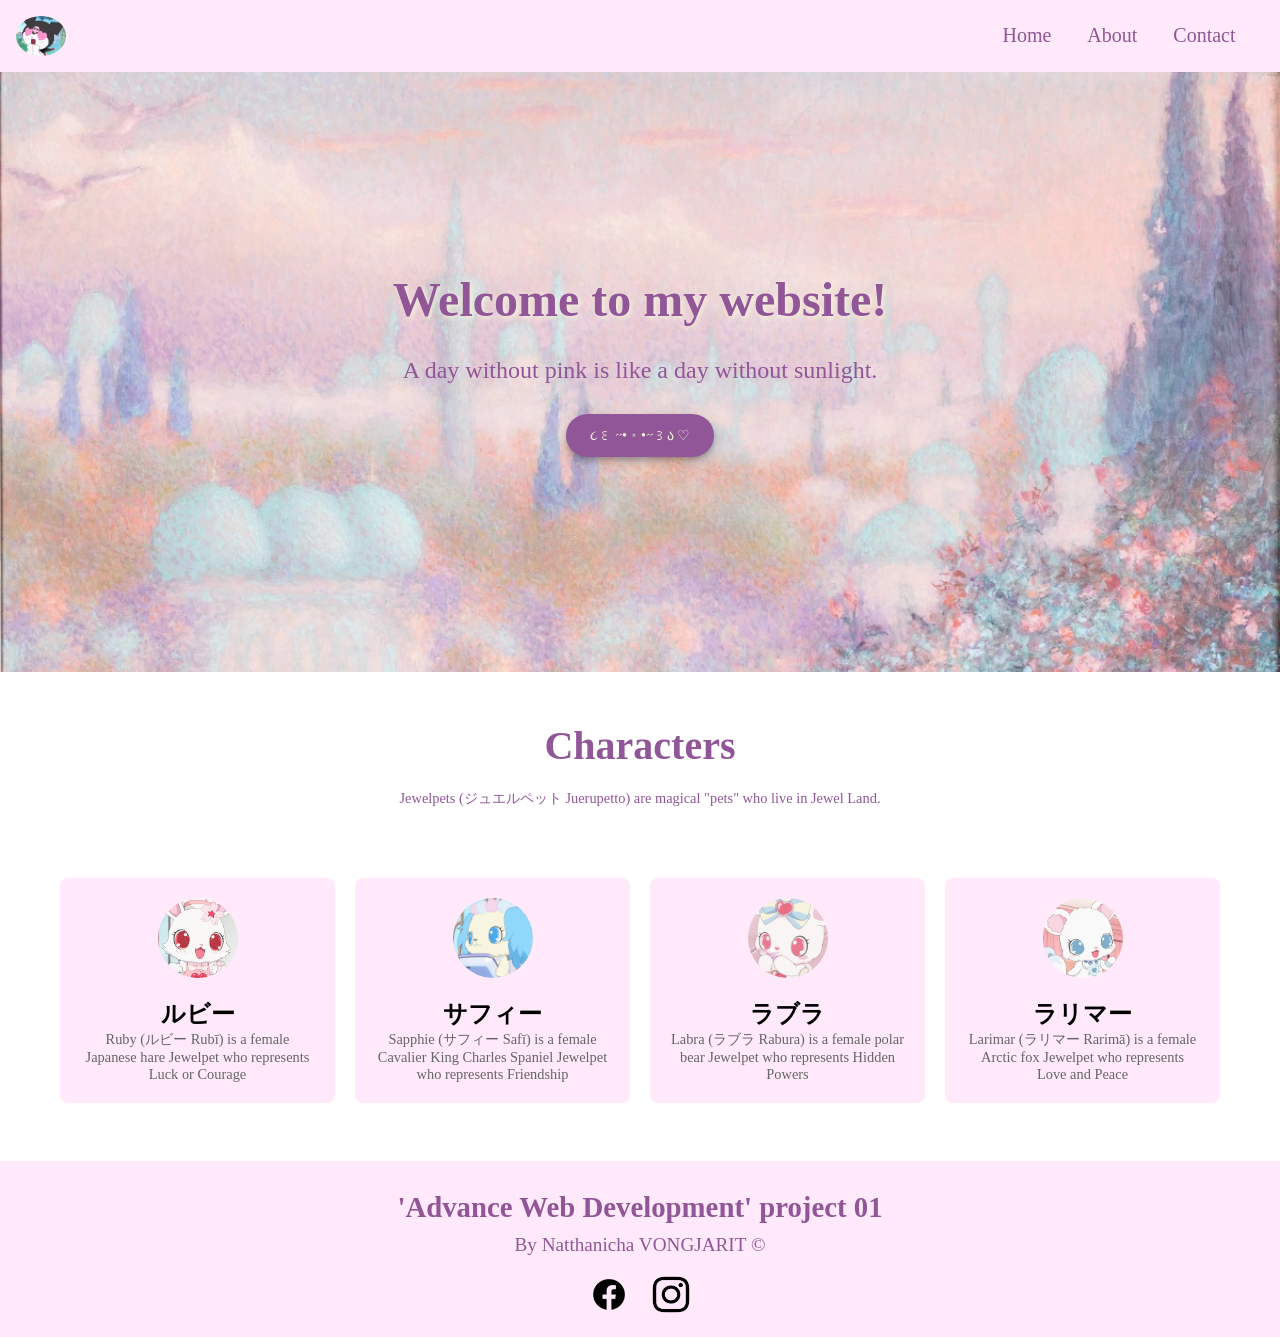
<file: index.html>
<!DOCTYPE html>
<html lang="en">
    <head>
		<meta charset="UTF-8" />
		<meta name="viewport" content="width=device-width, initial-scale=1.0" />
        <meta name="description" content="project 1 for web development" />
        <meta name="keywords" content="web development, HTML, CSS, JavaScript, EPITA" />
        <link rel="icon" href="pic/icon.png"/>
		<link rel="stylesheet" href="css/styles.css" />
		<title>project1</title>
	</head>
	<body>
		<header class="header">
			<img src="pic/kuromi.gif" alt="logo" />
			<button id="toggle-btn"><img src="pic/menu.png" alt="Menu"></button>
			<nav class="navBar">
				<ul>
					<li><a href="index.html" class="nav-link">Home</a></li>
					<li><a href="about.html" class="nav-link">About</a></li>
					<li><a href="contact.html" class="nav-link">Contact</a></li>
				</ul>
			</nav>
		</header>
		<main>
			<div class="home">
				<h1>Welcome to my website!</h1>
				<p>A day without pink is like a day without sunlight.</p>
				<button class="cta-button">૮꒰ ˶• ༝ •˶꒱ა ♡</button>
			</div>
            <section class="gallery-container">
                <div class="title">
                    <h1>Characters</h1>
                    <p>Jewelpets (ジュエルペット Juerupetto) are magical "pets" who live in Jewel Land.</p>
                </div>
                <div class="gallery">
                    <div class="characters">
                        <div class="characters-pic">
                            <img src="pic/ruby.jpeg" alt="Ruby" />
                        </div>
                        <h1>ルビー</h1>
                        <p>Ruby (ルビー Rubī) is a female Japanese hare Jewelpet who represents Luck or Courage</p>
                    </div>
                    <div class="characters">
                        <div class="characters-pic">
                            <img src="pic/sapphie.jpeg" alt="Sapphie" />
                        </div>
                        <h1>サフィー</h1>
                        <p>Sapphie (サフィー Safī) is a female Cavalier King Charles Spaniel Jewelpet who represents Friendship</p>
                    </div>
                    <div class="characters">
                        <div class="characters-pic">
                            <img src="pic/labra.jpeg" alt="Labra" />
                        </div>
                        <h1>ラブラ</h1>
                        <p>Labra (ラブラ Rabura) is a female polar bear Jewelpet who represents Hidden Powers</p>
                    </div>
                    <div class="characters">
                        <div class="characters-pic">
                            <img src="pic/larimar.jpeg" alt="Larimar" />
                        </div>
                        <h1>ラリマー</h1>
                        <p>Larimar (ラリマー Rarimā) is a female Arctic fox Jewelpet who represents Love and Peace</p>
                    </div>
                </div>
            </section>
		</main>
		<footer class="footer">
            <h2>'Advance Web Development' project 01</h2>
            <p>By Natthanicha VONGJARIT ©</p>
            <a href="https://www.facebook.com/"><img src="pic/facebook-logo.webp" alt="fb"><i class="facebook"></i></a>
            <a href="https://www.instagram.com/"><img src="pic/insta-logo.png" alt="ig"><i class="Instagram"></i></a>
        </footer>
		<script src="./script.js"></script>
	</body>
</html>
</file>
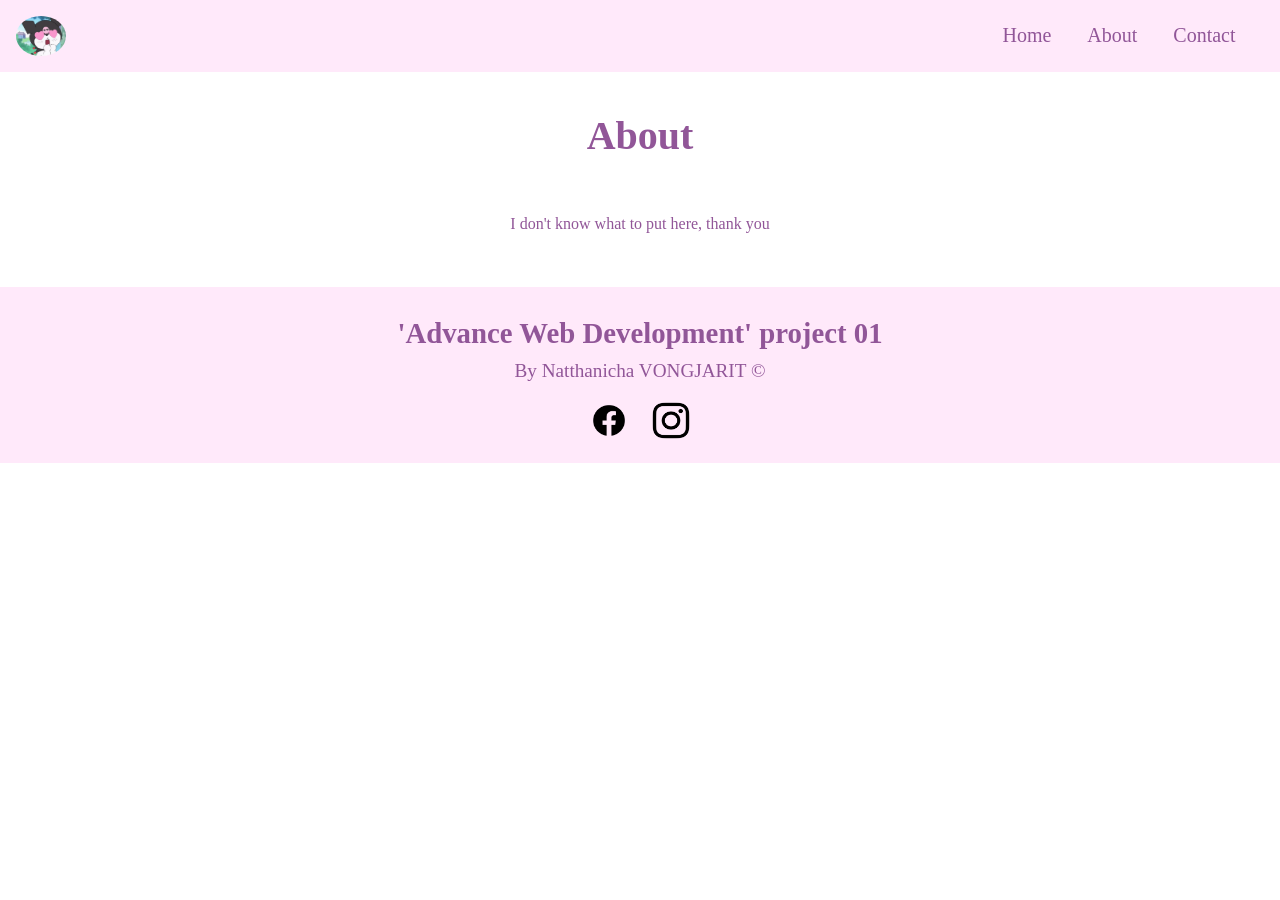
<file: about.html>
<!DOCTYPE html>
<html lang="en">
<head>
    <meta charset="UTF-8">
    <meta name="viewport" content="width=device-width, initial-scale=1.0">
    <link rel="stylesheet" href="css/styles.css" />
    <title>About</title>
</head>
<body>
    <header class="header">
        <img src="pic/kuromi.gif" alt="logo" />
        <button id="toggle-btn"><img src="pic/menu.png" alt="Menu"></button>
        <nav class="navBar">
            <ul>
                <li><a href="index.html" class="nav-link">Home</a></li>
                <li><a href="about.html" class="nav-link">About</a></li>
                <li><a href="contact.html" class="nav-link">Contact</a></li>
            </ul>
        </nav>
    </header>
    <main>
        <section class="about-page">
            <h1>About</h1>
            <p>I don't know what to put here, thank you</p>
        </section>
    </main>
    <footer class="footer">
        <h2>'Advance Web Development' project 01</h2>
        <p>By Natthanicha VONGJARIT ©</p>
        <a href="https://www.facebook.com/"><img src="pic/facebook-logo.webp" alt="fb"><i class="facebook"></i></a>
        <a href="https://www.instagram.com/"><img src="pic/insta-logo.png" alt="ig"><i class="Instagram"></i></a>
    </footer>
    <script src="./script.js"></script>
</body>
</html>
</file>
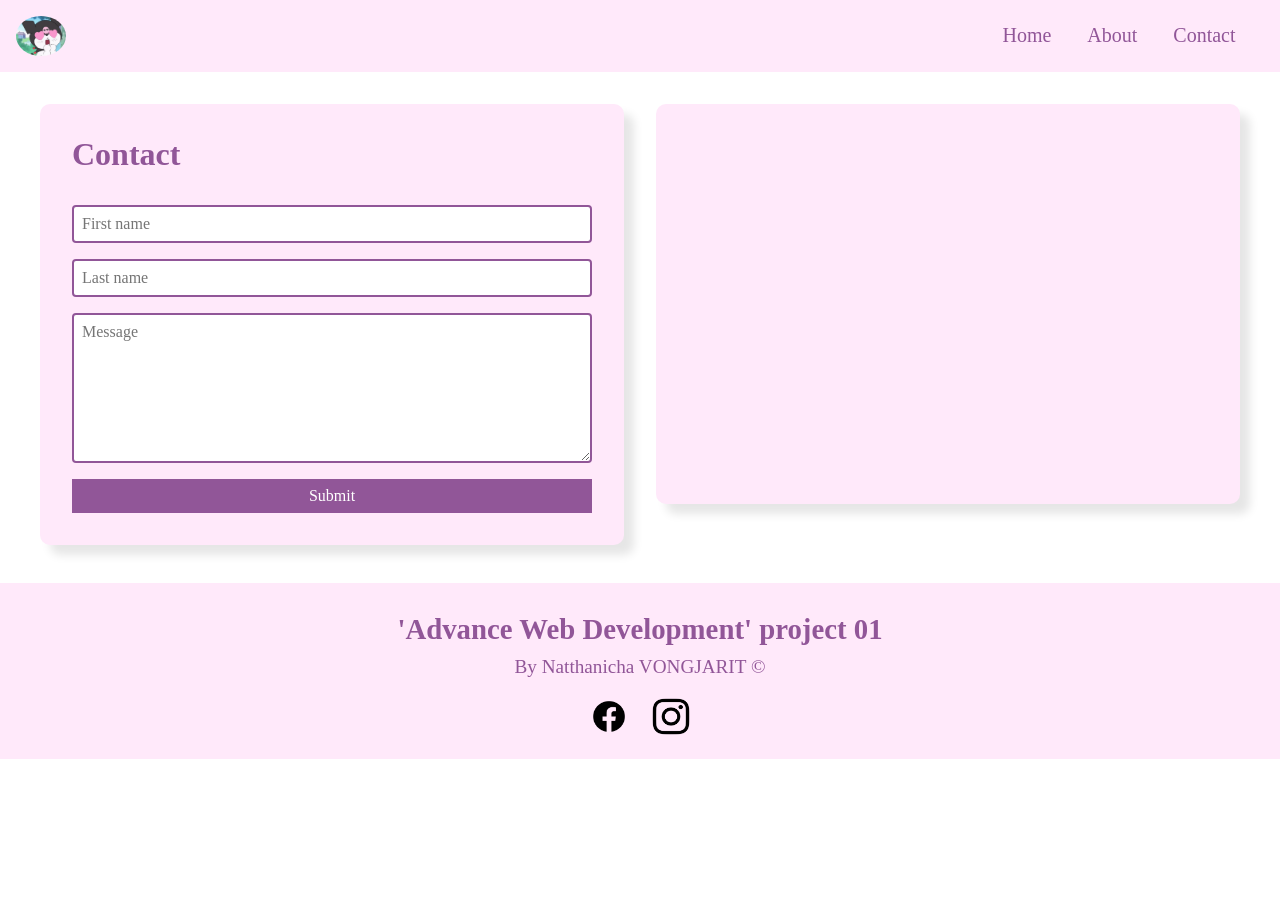
<file: contact.html>
<!DOCTYPE html>
<html lang="en">
<head>
    <meta charset="UTF-8">
    <meta name="viewport" content="width=device-width, initial-scale=1.0">
    <title>Contact Us</title>
    <link rel="stylesheet" href="css/styles.css">
</head>
<body>
    <header class="header">
        <img src="pic/kuromi.gif" alt="logo" />
        <button id="toggle-btn"><img src="pic/menu.png" alt="Menu"></button>
        <nav class="navBar">
            <ul>
                <li><a href="index.html" class="nav-link">Home</a></li>
                <li><a href="about.html" class="nav-link">About</a></li>
                <li><a href="contact.html" class="nav-link">Contact</a></li>
            </ul>
        </nav>
    </header>
    <main>
        <div class="container">
            <div class="form-container">
                <h2>Contact</h2>
                <form>
                    <input type="text" placeholder="First name" required>
                    <input type="text" placeholder="Last name" required>
                    <textarea placeholder="Message" required></textarea>
                    <button type="submit" class="contact-button">Submit</button>
                </form>
            </div>
            <div class="map-container">
                <iframe src="https://www.google.com/maps/embed?pb=!1m18!1m12!1m3!1d2624.9914406081493!2d2.292292615509614!3d48.85837007928757!2m3!1f0!2f0!3f0!3m2!1i1024!2i768!4f13.1!3m3!1m2!1s0x47e66e2964e34e2d%3A0x8ddca9ee380ef7e0!2sEiffel%20Tower!5e0!3m2!1sen!2sus!4v1631234567890!5m2!1sen!2sus" width="100%" height="100%" style="border:0;" allowfullscreen="" loading="lazy"></iframe>
            </div>
        </div>
    </main>
    <footer class="footer">
        <h2>'Advance Web Development' project 01</h2>
        <p>By Natthanicha VONGJARIT ©</p>
        <a href="https://www.facebook.com/"><img src="pic/facebook-logo.webp" alt="fb"><i class="facebook"></i></a>
        <a href="https://www.instagram.com/"><img src="pic/insta-logo.png" alt="ig"><i class="Instagram"></i></a>
    </footer>
    <script src="./script.js"></script>
</body>
</html>
</file>
<file: css/styles.css>
@import url("https://fonts.google.com/specimen/Encode+Sans+Expanded?query=encode+sans");
@import url("home.css");
@import url("gallery.css");
@import url("footer.css");
@import url("about.css");
@import url("contact.css");

* {
    margin: 0;
    padding: 0;
    box-sizing: border-box;
    font-family: serif;
}

.header {
    display: flex;
    align-items: center;
    padding: 1em;
    justify-content: space-between;
    background: #ffe9fa;
}

.header img {
    border-radius: 50%;
    max-width: 50px;
}

.header .navBar {
    display: flex;
    justify-content: space-between;
    align-items: center;
    height: 0;
    inset: 0;
    position: absolute;
    overflow: hidden;
    transition: all 240ms ease-in-out;
    top: 72px;
}

.header button {
	display: none;
    background-color: rgb(145, 86, 152);
    color: beige;
    padding: 0.8em 1em;
    border: none;
    cursor: pointer;
    border-radius: 24px;
    overflow: visible;
}

.header #toggle-btn img {
	width: 30px;
    height: auto;
}

.header button:hover {
    background: #c475b0;
}


.header .navBar.show {
    height: 90vh;
}

.header .navBar ul,
.header .navBar li {
    list-style-type: none;
}

.header .navBar ul {
    display: flex;
    min-width: 290px;
    justify-content: space-between;
    gap: 1em;
    flex-direction: column;
    background-color: #ffe9fa;
    align-items: center;
    justify-content: center;
    height: 100vh;
    transition: all 250ms ease-in-out;
    width: 100vw;
}

.header .navBar a {
    text-decoration: none;
    color: rgb(145, 86, 152);
    font-size: 20px;
    padding: 0.5em;
    transition: color 200ms ease-in-out;
}

.header .navBar a:hover {
    color: #c475b0;
}

@media (min-width: 769px) {
    .header .navBar {
        display: flex;
        position: static;
        height: auto;
        overflow: visible;
    }

    .header .navBar ul {
        flex-direction: row;
        height: auto;
        width: auto;
        background-color: transparent;
    }

    #toggle-btn {
        display: none;
    }
}

@media (max-width: 768px) {
    .header .navBar {
        display: none;
        flex-direction: column;
        position: absolute;
        top: 72px;
        left: 0;
        right: 0;
        background-color: #ffe9fa;
        width: 100%;
    }

    .header .navBar.show {
        display: flex;
        height: auto;
    }

    #toggle-btn {
        display: block;
    }
}
</file>
